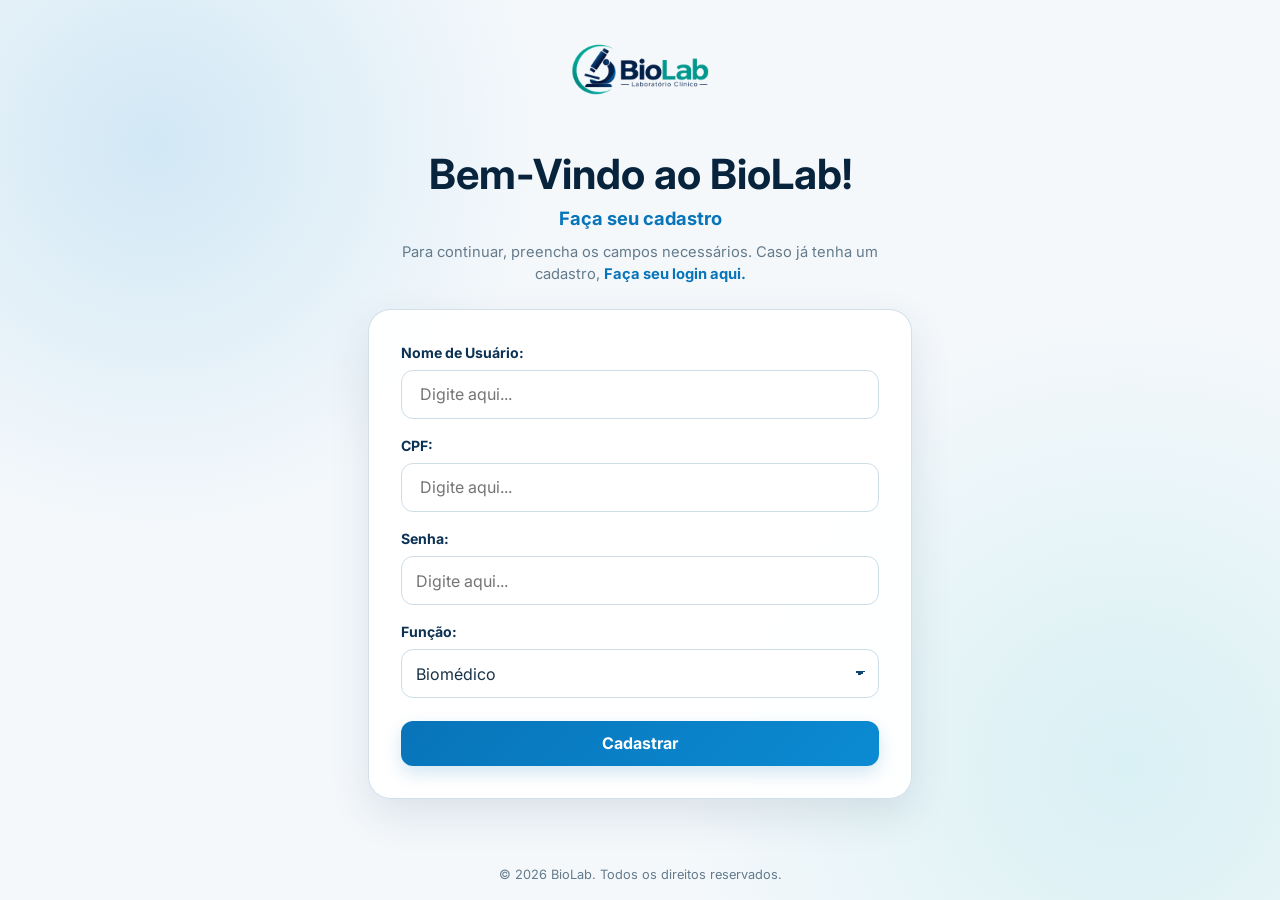
<file: html/cadastro.html>
<!DOCTYPE html>
<html lang="pt-br">
<head>
    <meta charset="UTF-8">
    <meta name="viewport" content="width=device-width, initial-scale=1.0">
    <title>Cadastro</title>
    <link rel="shortcut icon" href="../img/biolab_favicon.ico" type="image/x-icon">
    <link rel="preconnect" href="https://fonts.googleapis.com">
    <link rel="preconnect" href="https://fonts.gstatic.com" crossorigin>
    <link href="https://fonts.googleapis.com/css2?family=Google+Sans:ital,opsz,wght@0,17..18,400..700;1,17..18,400..700&family=Inter:ital,opsz,wght@0,14..32,100..900;1,14..32,100..900&display=swap" rel="stylesheet">
    <link rel="stylesheet" href="../css/style.css">
    <link rel="stylesheet" href="../css/cadastro.css">
    <script type="module" src="../javaScript/cadastro.js"></script>
</head>
<body class="auth-page">
    <header>
        <img src="../img/Logo-biolab.png" alt="BioLab Logo">
        <hr>
    </header>
    <main>
        <h1>Bem-Vindo ao BioLab!</h1>
        <h2>Faça seu cadastro</h2>
        <p>Para continuar, preencha os campos necessários. Caso já tenha um cadastro, <a href="../html/login.html">Faça seu login aqui.</a></p>
    <form action="" method="post">
            <div><label class="label-text" for="user">Nome de Usuário:</label>
            <input class="input-text" type="text" name="user" id="user" placeholder=" Digite aqui..." required></div>
            <div><label class="label-text" for="cpf">CPF:</label>
            <input class="input-text" type="text" name="cpf" id="cpf" placeholder=" Digite aqui..." required></div>
            <div><label class="label-text" for="password">Senha:</label>
            <input class="input-text" type="password" name="password" id="password" placeholder="Digite aqui..." required></div>
            <div><label class="label-cad" for="cargos">Função:</label>
            <select name="cargos" id="cargos">
                <option value="Biomedico">Biomédico</option>
                <option value="Qualidade">Gestor de Qualidade</option>
                <option value="Coordenador">Coordenador Técnico</option>
            </select></div>
            <input class="enviar" type="submit" value="Cadastrar">
        </form>
    </main>
    <footer>
        <hr>
        <p>&copy; 2026 BioLab. Todos os direitos reservados.</p>
    </footer>
</body>
</html>
</file>
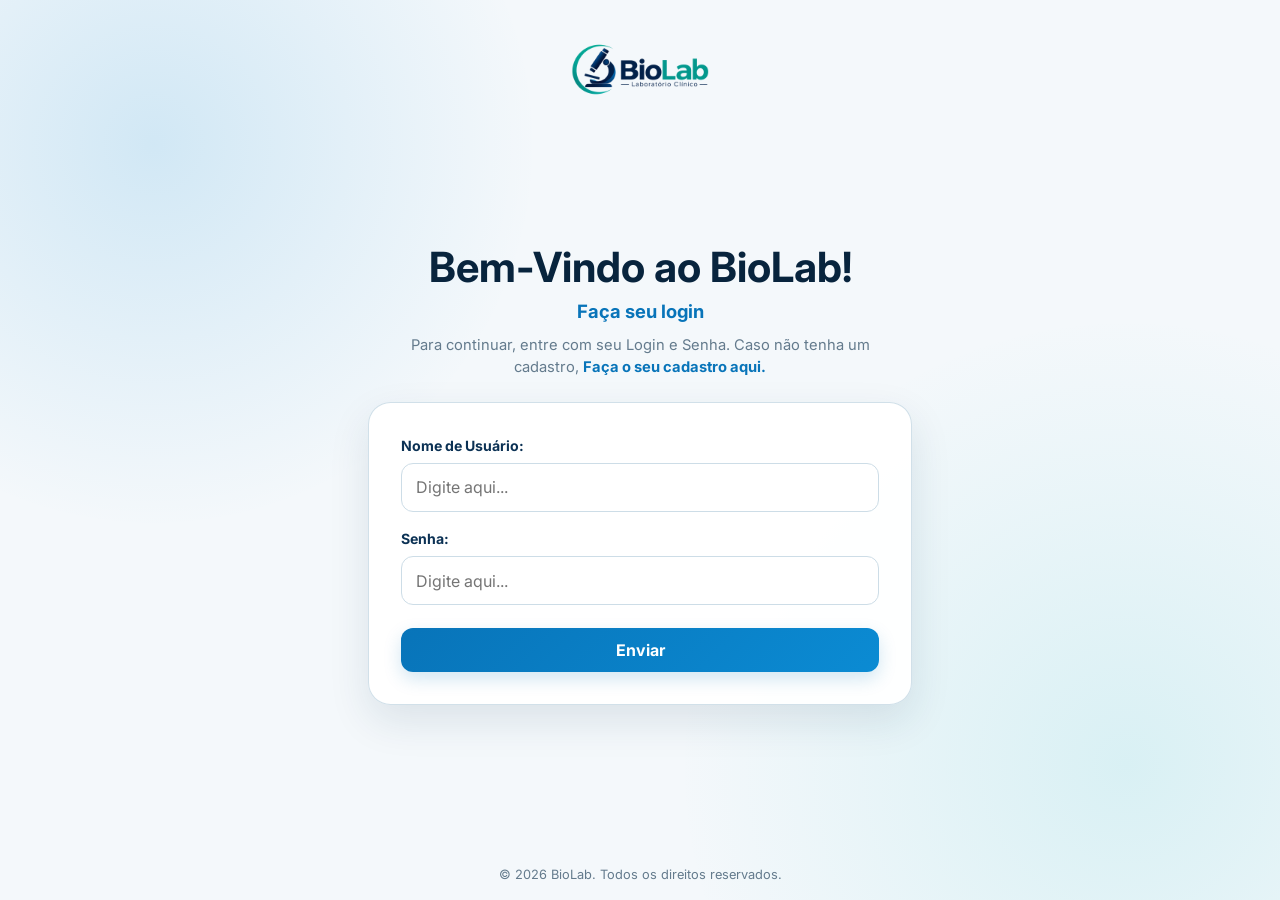
<file: html/login.html>
<!DOCTYPE html>
<html lang="pt-br">
<head>
    <meta charset="UTF-8">
    <meta name="viewport" content="width=device-width, initial-scale=1.0">
    <title>Login</title>
    <link rel="shortcut icon" href="../img/biolab_favicon.ico" type="image/x-icon">
    <link rel="preconnect" href="https://fonts.googleapis.com">
    <link rel="preconnect" href="https://fonts.gstatic.com" crossorigin>
    <link href="https://fonts.googleapis.com/css2?family=Google+Sans:ital,opsz,wght@0,17..18,400..700;1,17..18,400..700&family=Inter:ital,opsz,wght@0,14..32,100..900;1,14..32,100..900&display=swap" rel="stylesheet">
    <link rel="stylesheet" href="../css/style.css">
    <link rel="stylesheet" href="../css/cadastro.css">
    <script type="module" src="../javaScript/login.js"></script>
</head>
<body class="auth-page">
    <header>
        <img src="../img/Logo-biolab.png" alt="BioLab Logo" width="200">   <!-- Logo deverá ser centralizada -->
        <hr>
    </header>
    <main>
        <h1>Bem-Vindo ao BioLab!</h1> <!--Centralizada em cima-->
        <h2>Faça seu login</h2>
        <p>Para continuar, entre com seu Login e Senha. Caso não tenha um cadastro, <a href="../html/cadastro.html">Faça o seu cadastro aqui.</a></p>

        <form action="" method="post">
            <div><label class="label-text" for="user">Nome de Usuário:</label>
            <input class="input-text" type="text" name="user" id="user" placeholder="Digite aqui..." required> </div>
            <!--Required ajuda a não passar em branco, mas é possivel burlar, reforçar no back-end-->
            <div><label class="label-text" for="password">Senha:</label>
            <input class="input-text" type="password" name="password" id="password" placeholder="Digite aqui..." required></div>
            <input class="enviar" type="submit" value="Enviar">
        </form>
    </main>
    <footer>
        <hr>
        <p>&copy; 2026 BioLab. Todos os direitos reservados.</p>
    </footer>
</body>
</html>
</file>
<file: css/style.css>
:root {
    --navy-950: #08243d;
    --navy-900: #0b3154;
    --navy-800: #10466f;
    --blue-700: #0874b9;
    --blue-600: #0b8bd3;
    --blue-100: #e8f5fc;
    --surface: #fff;
    --surface-soft: #f4f8fb;
    --border: #dbe7ef;
    --text: #183247;
    --muted: #647b8d;
    --success: #16845b;
    --warning: #cc7a16;
    --danger: #c84545;
    --shadow-sm: 0 8px 24px rgba(17, 52, 78, .07);
    --shadow-md: 0 16px 42px rgba(17, 52, 78, .11);
    --radius-sm: .7rem;
    --radius-md: 1rem;
    --radius-lg: 1.35rem;
    --sidebar-width: 16rem;
}

* { box-sizing: border-box; }
html { scroll-behavior: smooth; }
body {
    min-height: 100vh;
    margin: 0;
    color: var(--text);
    background: var(--surface-soft);
    font-family: "Google Sans", "Inter", system-ui, sans-serif;
    line-height: 1.5;
}
img { max-width: 100%; }
a { color: var(--blue-700); text-decoration: none; }
a:hover { color: var(--navy-900); }
h1, h2, h3, p { margin-top: 0; }
button, input, select { font: inherit; }

/* Estrutura principal */
.app-shell {
    display: grid;
    grid-template-columns: var(--sidebar-width) minmax(0, 1fr);
    grid-template-rows: auto 1fr auto;
    min-height: 100vh;
}
.app-shell > aside {
    position: sticky;
    top: 0;
    z-index: 20;
    grid-column: 1;
    grid-row: 1 / 4;
    height: 100vh;
    padding: 2rem 1.25rem;
    overflow-y: auto;
    color: #fff;
    background: radial-gradient(circle at 15% 8%, rgba(25, 159, 211, .24), transparent 26%), linear-gradient(180deg, var(--navy-900), var(--navy-950));
    box-shadow: 10px 0 35px rgba(7, 35, 59, .08);
}
.app-shell > aside > a { display: flex; justify-content: center; padding: .4rem .7rem 2rem; }
.app-shell > aside > a img { width: 8.25rem; height: auto; filter: brightness(0) invert(1); }
.app-shell nav ul { display: grid; gap: .45rem; margin: 0; padding: 0; list-style: none; }
.app-shell nav a {
    position: relative;
    display: block;
    padding: .8rem 1rem;
    overflow: hidden;
    color: rgba(255, 255, 255, .76);
    border: 1px solid transparent;
    border-radius: .85rem;
    font-size: .95rem;
    font-weight: 600;
    transition: 180ms ease;
}
.app-shell nav a::before {
    position: absolute;
    top: 50%;
    left: .5rem;
    width: .25rem;
    height: 0;
    content: "";
    background: #62d7e3;
    border-radius: 99px;
    transform: translateY(-50%);
    transition: 180ms ease;
}
.app-shell nav a:hover, .app-shell nav a[aria-current="page"] {
    padding-left: 1.25rem;
    color: #fff;
    background: rgba(255, 255, 255, .1);
    border-color: rgba(255, 255, 255, .08);
}
.app-shell nav a:hover::before, .app-shell nav a[aria-current="page"]::before { height: 1.4rem; }
.app-shell nav li { list-style: none; }
.app-shell > header {
    grid-column: 2;
    display: flex;
    align-items: center;
    justify-content: space-between;
    min-width: 0;
    padding: 1.45rem clamp(1.25rem, 4vw, 3.5rem);
    background: rgba(255, 255, 255, .92);
    border-bottom: 1px solid var(--border);
    backdrop-filter: blur(14px);
}
.app-shell > header > div:first-child p {
    margin-bottom: .1rem;
    color: var(--blue-700);
    font-size: .75rem;
    font-weight: 800;
    letter-spacing: .11em;
    text-transform: uppercase;
}
.app-shell > header h1 { margin-bottom: 0; color: var(--navy-950); font-size: clamp(1.35rem, 2.6vw, 2rem); line-height: 1.2; }
.app-shell > header > div:nth-child(2) {
    display: flex;
    align-items: center;
    gap: .75rem;
    color: var(--muted);
    font-size: .9rem;
    font-weight: 600;
    white-space: nowrap;
}
.app-shell > header .sair-conta {
    background: transparent;
    border: 0;
    border-radius: 0;
    padding: .35rem;
    box-shadow: none;
    transform: none;
}
.app-shell > header .sair-conta img { display: block; width: 1.4rem; height: 1.4rem; }
.app-shell > header .sair-conta:focus-visible { outline: 2px solid var(--blue-700); }
.app-shell > header hr, .app-shell > footer hr { display: none; }
.app-shell > main {
    grid-column: 2;
    width: min(100%, 92rem);
    padding: clamp(1.5rem, 4vw, 3rem) clamp(1.25rem, 4vw, 3.5rem);
}
.app-shell > footer {
    grid-column: 2;
    padding: 1rem clamp(1.25rem, 4vw, 3.5rem);
    color: var(--muted);
    background: var(--surface);
    border-top: 1px solid var(--border);
    font-size: .82rem;
    text-align: center;
}
.app-shell > footer p { margin: 0; }

/* Introduções e cartões */
.page-intro { margin-bottom: 1.5rem; }
.page-intro > p:first-child, .page-register > main > p:first-child {
    margin-bottom: 0.25rem;
    color: var(--blue-700);
    font-size: .76rem;
    font-weight: 800;
    letter-spacing: .12em;
    text-transform: uppercase;
}
.page-intro h2, .page-register > main > h2 { margin-bottom: .35rem; color: var(--navy-950); font-size: clamp(1.45rem, 3vw, 2rem); }
.page-intro > p:last-child, .page-register > main > h2 + p { margin-bottom: 0; color: var(--muted); }
.app-shell main section, .app-shell main article {
    background: var(--surface);
    border: 1px solid var(--border);
    border-radius: var(--radius-lg);
    box-shadow: var(--shadow-sm);
}

/* Dashboard */
.page-dashboard main { display: grid; gap: 1.25rem; }
.page-dashboard main > section:first-child {
    display: grid;
    grid-template-columns: repeat(4, minmax(0, 1fr));
    gap: 1rem;
    background: transparent;
    border: 0;
    box-shadow: none;
}
.page-dashboard main > section:first-child article {
    position: relative;
    display: flex;
    align-items: center;
    min-height: 8.5rem;
    padding: 1.25rem;
    overflow: hidden;
}
.page-dashboard main > section:first-child article::after {
    position: absolute;
    right: -1.2rem;
    bottom: -1.6rem;
    width: 5.5rem;
    height: 5.5rem;
    content: "";
    background: var(--blue-100);
    border-radius: 50%;
}
.page-dashboard main > section:first-child article > div:first-child { display: none; }
.page-dashboard main > section:first-child article > div:last-child { position: relative; z-index: 1; color: var(--navy-950); font-size: 2rem; font-weight: 800; }
.page-dashboard main > section:first-child article p { margin-bottom: .35rem; color: var(--muted); font-size: .7rem; font-weight: 800; letter-spacing: .08em; }
.page-dashboard main > section:nth-child(2) {
    min-height: 18rem;
    padding: 1.5rem;
    background: var(--surface);
}
.page-dashboard main > section:nth-child(2) h2 { color: var(--navy-950); font-size: 1.1rem; }
.page-dashboard main > section:nth-child(3), .page-dashboard main > section:nth-child(4) { padding: 1.5rem; }
.page-dashboard main > section:nth-child(3) > div:first-child, .page-dashboard main > section:nth-child(4) > div:first-child {
    display: flex;
    align-items: center;
    justify-content: space-between;
    gap: 1rem;
}
.page-dashboard main section h2 { margin-bottom: .2rem; color: var(--navy-950); font-size: 1.15rem; }
.page-dashboard main section h2 + p { margin-bottom: 0; color: var(--muted); font-size: .9rem; }
.page-dashboard main > section:nth-child(3) ul { margin: 1.25rem 0 0; padding: 0; list-style: none; }
.page-dashboard main > section:nth-child(3) li {
    display: flex;
    align-items: center;
    gap: .85rem;
    padding: 1rem;
    background: var(--surface-soft);
    border: 1px solid var(--border);
    border-radius: var(--radius-sm);
}
.page-dashboard main > section:nth-child(3) li > div:first-child {
    width: .7rem;
    height: .7rem;
    flex: 0 0 auto;
    background: var(--warning);
    border-radius: 50%;
    box-shadow: 0 0 0 5px rgba(204, 122, 22, .12);
}
.page-dashboard main > section:nth-child(3) li img { display: none; }
.page-dashboard main > section:nth-child(3) li p { margin: 0; }
.page-dashboard main > section:nth-child(3) li p:last-child { color: var(--muted); font-size: .85rem; }

/* Tabelas */
.table-wrap { width: 100%; overflow-x: auto; border-radius: var(--radius-md); }
table { width: 100%; border-collapse: collapse; color: var(--text); }
th, td { padding: 1rem; border-bottom: 1px solid var(--border); text-align: left; white-space: nowrap; }
th { color: var(--muted); background: #f6fafc; font-size: .72rem; font-weight: 800; letter-spacing: .06em; text-transform: uppercase; }
td { font-size: .9rem; }
tbody tr { transition: background 150ms ease; }
tbody tr:hover { background: #f8fbfd; }
tbody tr:last-child td { border-bottom: 0; }
.page-dashboard main > section:nth-child(4) table { margin-top: 1.25rem; }
.status { display: inline-flex; align-items: center; gap: .4rem; padding: .3rem .65rem; border-radius: 99px; font-size: .74rem; font-weight: 800; text-transform: uppercase; }
.status::before { width: .42rem; height: .42rem; content: ""; background: currentColor; border-radius: 50%; }
.status--success { color: var(--success); background: #e6f7f0; }
.status--alert{ color: var(--warning); background: #fffde7;}
.status--danger { color: var(--danger); background: #fff0f0; }

/* Botões e formulários */
.button, .enviar, input[type="submit"], input[type="file"]::file-selector-button, input[type="button"], button, .page-equipment article a {
    display: inline-flex;
    align-items: center;
    justify-content: center;
    padding: .65rem 1.1rem;
    color: #fff;
    background: linear-gradient(135deg, var(--blue-700), var(--blue-600));
    border: 0;
    border-radius: .75rem;
    box-shadow: 0 7px 18px rgba(8, 116, 185, .18);
    font-weight: 700;
    cursor: pointer;
    transition: 180ms ease;
}
.button:hover, .enviar:hover, input[type="submit"]:hover, input[type="button"]:hover, button:hover, .page-equipment article a:hover {
    color: #fff;
    transform: translateY(-2px);
    box-shadow: 0 10px 24px rgba(8, 116, 185, .26);
}
label { display: block; margin-bottom: .4rem; color: var(--navy-900); font-size: .88rem; font-weight: 700; }
input[type="text"], textarea, input[type="date"], input[type="password"], input[type="email"], select {
    width: 100%;
    min-height: 3rem;
    padding: .72rem .85rem;
    color: var(--text);
    background: #fff;
    border: 1px solid #cddde7;
    border-radius: .75rem;
    outline: none;
    transition: 160ms ease;
}
select {
    appearance: none;
    padding-right: 2.5rem;
    background-image: linear-gradient(45deg, transparent 50%, var(--navy-800) 50%), linear-gradient(135deg, var(--navy-800) 50%, transparent 50%);
    background-position: calc(100% - 18px) 50%, calc(100% - 13px) 50%;
    background-size: 5px 5px, 5px 5px;
    background-repeat: no-repeat;
    cursor: pointer;
}
input:focus, select:focus { border-color: var(--blue-600); box-shadow: 0 0 0 4px rgba(11, 139, 211, .12); }
input:disabled { color: #8ba0ae; background: #edf3f6; cursor: not-allowed; }

/* Registrar corrida */
.page-register > main > h2 + p { margin-bottom: 1.5rem; }
.page-register main > section { padding: clamp(1.25rem, 3vw, 2rem); }
.page-register main > section > h3, .page-register form > h3 { margin-bottom: 1.15rem; color: var(--navy-950); font-size: 1.05rem; }
.page-register form > div { display: grid; grid-template-columns: repeat(2, minmax(0, 1fr)); gap: 1rem; margin-bottom: 1rem; }
.page-register form hr { height: 1px; margin: 1.75rem 0; background: var(--border); border: 0; }
.page-register .form-actions { display: flex; justify-content: flex-end; margin: 1.5rem 0 0; }

/* Histórico */
.page-history main > section { padding: 0; overflow: hidden; }
.page-history th { vertical-align: top; }
.page-history th [data-filtro] {
    display: block; width: 100%; min-width: 7rem; max-width: 12rem;
    margin-top: .4rem; padding: .35rem .5rem; font-size: .82rem;
    font-weight: 400; letter-spacing: normal; text-transform: none;
}
.page-history th select[data-filtro] { padding-right: 1.5rem; }
.page-history #limpar-filtros {
    justify-self: start; margin-top: .5rem; padding: .3rem .6rem;
    color: var(--blue-700); background: var(--surface); box-shadow: none;
}
.page-history #limpar-filtros:disabled { opacity: .55; cursor: default; transform: none; }

/* Equipamentos */
.page-equipment main > article { display: flex; align-items: center; justify-content: space-between; gap: 1.5rem; padding: 1.5rem; }
.page-equipment main > article > div:first-child > p:first-child {
    display: inline-block;
    margin-bottom: .55rem;
    padding: .25rem .65rem;
    color: var(--success);
    background: #e6f7f0;
    border-radius: 99px;
    font-size: .7rem;
    font-weight: 800;
}
.page-equipment main > article h3 { margin-bottom: .2rem; color: var(--navy-950); }
.page-equipment main > article h3 + p { margin-bottom: 0; color: var(--muted); }
.page-equipment main > article form { margin: 0; }

/* Irregularidades */
.page-irregularities main > section { position: relative; min-height: 13rem; padding: 2rem; }
.page-irregularities main > section:empty::before {
    position: absolute;
    inset: 1.5rem;
    display: grid;
    place-items: center;
    content: "Nenhuma irregularidade cadastrada no momento.";
    color: var(--muted);
    background: var(--surface-soft);
    border: 1px dashed #bfd1dc;
    border-radius: var(--radius-md);
    text-align: center;
}

@media (max-width: 1100px) {
    :root { --sidebar-width: 13.5rem; }
    .page-dashboard main > section:first-child { grid-template-columns: repeat(2, minmax(0, 1fr)); }
}

@media (max-width: 780px) {
    .app-shell { display: flex; flex-direction: column; }
    .app-shell > aside { position: static; order: -2; width: 100%; height: auto; padding: .85rem 1rem; overflow: visible; }
    .app-shell > aside > a { padding: 0 0 .7rem; }
    .app-shell > aside > a img { width: 6.2rem; }
    .app-shell nav ul { display: flex; gap: .45rem; padding-bottom: .2rem; overflow-x: auto; scrollbar-width: thin; }
    .app-shell nav a, .app-shell nav a:hover, .app-shell nav a[aria-current="page"] { padding: .65rem .85rem; white-space: nowrap; }
    .app-shell nav a::before { display: none; }
    .app-shell > header { order: -1; padding: 1rem 1.25rem; }
    .app-shell > header > div:nth-child(2) { font-size: 0; }
    .app-shell > main, .app-shell > footer { width: 100%; }
}

@media (max-width: 600px) {
    .app-shell > main { padding: 1.25rem 1rem 2rem; }
    .page-dashboard main > section:first-child { grid-template-columns: 1fr; }
    .page-dashboard main > section:first-child article { min-height: 7rem; }
    .page-dashboard main > section:nth-child(3) > div:first-child,
    .page-dashboard main > section:nth-child(4) > div:first-child,
    .page-equipment main > article { align-items: flex-start; flex-direction: column; }
    .page-register form > div { grid-template-columns: 1fr; }
    .page-register .form-actions, .page-register .form-actions button, .page-equipment main > article form, .page-equipment main > article a { width: 100%; }
    th, td { padding: .85rem; }
}

@media (prefers-reduced-motion: reduce) {
    *, *::before, *::after { scroll-behavior: auto !important; transition-duration: .01ms !important; }
}

.intro-button{
    display: flex;
    flex-direction: row;
    margin-bottom: 2rem;
    justify-content: space-between
}

.intro-button > div:has(> button){
    display: flex;
    flex-direction: column;
    justify-content: end;
}

.intro-button > .page-intro{
    margin: 0;
}

.fundo-voltar{
    z-index: 999;
    position: fixed;
    top: 0%;
    left: 0%;
    height: 100vh;
    width: 100vw;
    background-color: rgba(255, 255, 255, 0.2);
}

.titulo-voltar{
    display: flex;
    flex-direction: row;
    justify-content: space-between;
}

.icon-fechar{
    width: 2rem;
    height: 2rem;
    cursor: pointer;
}

.escondido{
    display: none !important;
}
</file>
<file: css/cadastro.css>
.auth-page {
    display: flex;
    flex-direction: column;
    min-height: 100vh;
    background: radial-gradient(circle at 12% 16%, rgba(11, 139, 211, .15), transparent 24rem), radial-gradient(circle at 88% 85%, rgba(52, 193, 202, .14), transparent 28rem), #f4f8fb;
}
.auth-page > header { padding: 1.3rem clamp(1rem, 4vw, 3rem) 0; }
.auth-page > header img { display: block; width: 9rem; margin: 0 auto; }
.auth-page > header hr, .auth-page > footer hr { display: none; }
.auth-page > main {
    display: flex;
    flex: 1;
    flex-direction: column;
    align-items: center;
    justify-content: center;
    width: min(100% - 2rem, 34rem);
    margin: 0 auto;
    padding: 2rem 0 3rem;
    text-align: center;
}
.auth-page h1 { margin-bottom: .4rem; color: var(--navy-950); font-size: clamp(1.85rem, 5vw, 2.6rem); line-height: 1.15; }
.auth-page h2 { margin-bottom: .5rem; color: var(--blue-700); font-size: 1.15rem; }
.auth-page main > p { max-width: 31rem; margin-bottom: 1.5rem; color: var(--muted); font-size: .92rem; }
.auth-page main > p a { font-weight: 700; }
.auth-page form {
    width: 100%;
    padding: clamp(1.25rem, 4vw, 2rem);
    background: rgba(255, 255, 255, .94);
    border: 1px solid rgba(205, 221, 231, .9);
    border-radius: 1.4rem;
    box-shadow: var(--shadow-md);
    text-align: left;
}
.auth-page form > div { margin-bottom: 1rem; }
.auth-page .label-text, .auth-page .label-cad { margin: 0 0 .4rem; color: var(--navy-900); font-size: .88rem; font-weight: 700; }
.auth-page .input-text, .auth-page select { min-height: 3.1rem; }
.auth-page .enviar { width: 100%; margin-top: .4rem; }
.auth-page > footer { padding: 1rem; color: var(--muted); font-size: .8rem; text-align: center; }
.auth-page > footer p { margin: 0; }

@media (max-width: 480px) {
    .auth-page > header img { width: 7.4rem; }
    .auth-page > main { width: min(100% - 1.25rem, 34rem); padding-top: 1.35rem; }
    .auth-page form { border-radius: 1rem; }
}
</file>
